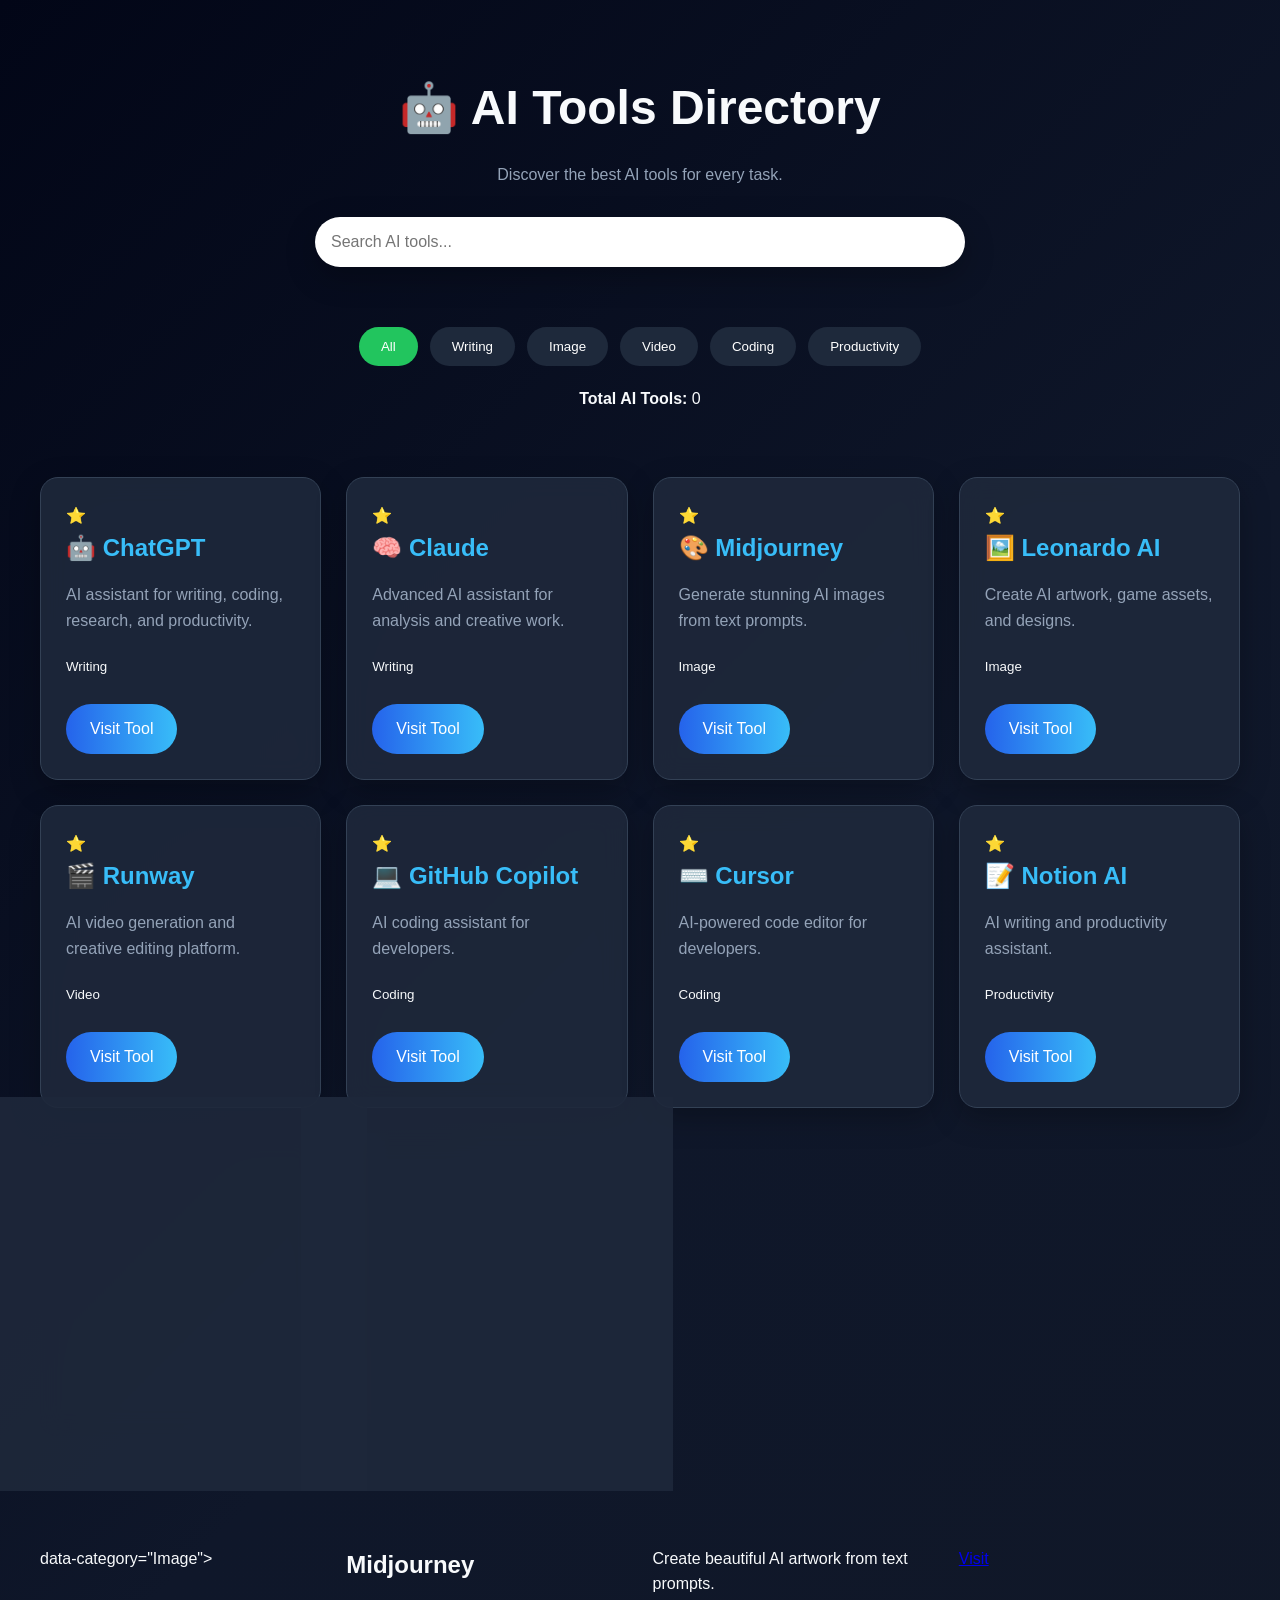
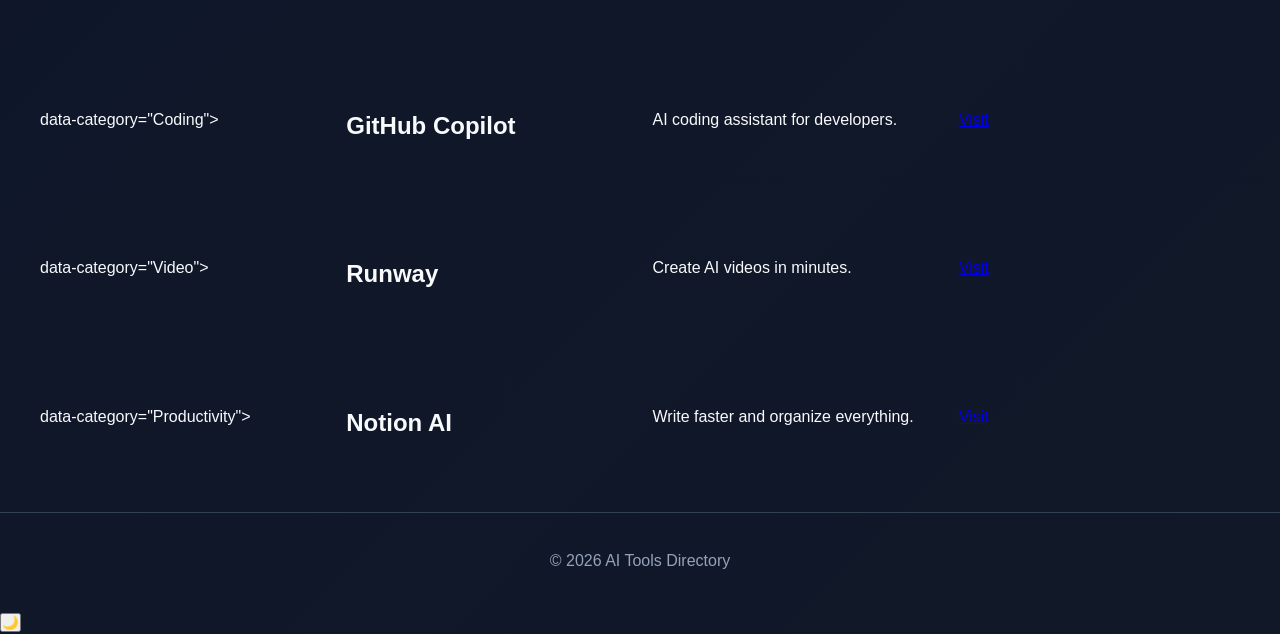
<file: index.html>
<!DOCTYPE html>
<html lang="en">
<head>

<meta charset="UTF-8">
<meta name="viewport" content="width=device-width,initial-scale=1">

<title>AI Tools Directory | Discover the Best AI Tools</title>

<meta name="description"
content="Discover hundreds of AI tools for writing, coding, image generation, video editing, productivity, SEO, education, and more.">

<meta name="keywords"
content="AI tools, ChatGPT, image AI, coding AI, AI directory, AI software">

<meta name="author" content="AI Tools Directory">

<meta name="theme-color" content="#111827">

<link rel="manifest" href="manifest.json">

<link rel="stylesheet" href="style.css">

<link rel="icon" href="icons/icon-192.png">

<meta property="og:title" content="AI Tools Directory">
<meta property="og:description"
content="Find the best AI tools in one place.">
<meta property="og:type" content="website">

<script type="application/ld+json">
{
"@context":"https://schema.org",
"@type":"WebSite",
"name":"AI Tools Directory",
"url":"https://jeulingatdayagan.github.io/AI-Tools-Directory/",
"potentialAction":{
"@type":"SearchAction",
"target":"https://jeulingatdayagan.github.io/AI-Tools-Directory/?q={search_term_string}",
"query-input":"required name=search_term_string"
}
}
</script>

</head>

<body>

<header>

<h1>🤖 AI Tools Directory</h1>

<p>
Discover the best AI tools for every task.
</p>

<input
type="search"
id="search"
placeholder="Search AI tools...">

</header>

<nav>

<button class="filter active" data-filter="all">All</button>

<button class="filter" data-filter="Writing">Writing</button>

<button class="filter" data-filter="Image">Image</button>

<button class="filter" data-filter="Video">Video</button>

<button class="filter" data-filter="Coding">Coding</button>

<button class="filter" data-filter="Productivity">Productivity</button>

</nav>

<main id="tools">
data-category="Writing">

<h2>ChatGPT</h2>

<p>AI assistant for writing, coding, brainstorming and productivity.</p>

<a href="https://chatgpt.com/" target="_blank" rel="noopener">
Visit
</a>

</main>

<main id="tools">
data-category="Image">

<h2>Midjourney</h2>

<p>Create beautiful AI artwork from text prompts.</p>

<a href="https://www.midjourney.com/" target="_blank" rel="noopener">
Visit
</a>

</main>

<main id="tools">
data-category="Coding">

<h2>GitHub Copilot</h2>

<p>AI coding assistant for developers.</p>

<a href="https://github.com/features/copilot"
target="_blank"
rel="noopener">
Visit
</a>

</main>

<main id="tools">
data-category="Video">

<h2>Runway</h2>

<p>Create AI videos in minutes.</p>

<a href="https://runwayml.com/"
target="_blank"
rel="noopener">
Visit
</a>

</main>

<main id="tools">
data-category="Productivity">

<h2>Notion AI</h2>

<p>Write faster and organize everything.</p>

<a href="https://www.notion.so/product/ai"
target="_blank"
rel="noopener">
Visit
</a>

</main>

</main>

<footer>

<p>

© 2026 AI Tools Directory

</p>

</footer>

  
<script src="https://pl30216337.effectivecpmnetwork.com/05/1f/a6/051fa6bcff48c746ca0b90f916148b61.js"></script>
<script src="https://pl30216517.effectivecpmnetwork.com/c8/31/af/c831af68cd83e438ed276a5f2bd65e3d.js"></script>
<script src="https://pl30216611.effectivecpmnetwork.com/35/70/a6/3570a6b0e5be21bf80c0c85547ff9e22.js"></script>
<script src="https://pl30216656.effectivecpmnetwork.com/c5/1d/0f/c51d0f991358ae8fe13fc0744c1c006f.js"></script>
<script src="https://pl30216725.effectivecpmnetwork.com/da/53/5c/da535c3c3ca4ff2a1cb96148257c7c58.js"></script>
<script src="https://pl30217018.effectivecpmnetwork.com/c6/5c/e3/c65ce332dee4c9c6700c14549fa13af7.js"></script>
<script src="https://pl30217091.effectivecpmnetwork.com/9e/12/3f/9e123fbc2cdb0c373f53e2d2c9500adf.js"></script>
  

  
<script src="script.js"></script>

</body>
</html>
</file>
<file: style.css>
/* ==========================
   AI Tools Directory
   Modern Responsive UI
========================== */

:root{
  --bg:#0f172a;
  --card:#1e293b;
  --card-hover:#263548;
  --primary:#38bdf8;
  --secondary:#22c55e;
  --text:#f8fafc;
  --muted:#94a3b8;
  --border:#334155;
  --shadow:0 10px 30px rgba(0,0,0,.25);
  --radius:18px;
}

*{
  margin:0;
  padding:0;
  box-sizing:border-box;
}

html{
  scroll-behavior:smooth;
}

body{
  font-family:Arial,Helvetica,sans-serif;
  background:linear-gradient(135deg,#020617,#0f172a,#111827);
  color:var(--text);
  line-height:1.6;
}

/* Header */

header{
  text-align:center;
  padding:70px 20px 40px;
}

header h1{
  font-size:3rem;
  margin-bottom:15px;
}

header p{
  color:var(--muted);
  max-width:700px;
  margin:auto;
  margin-bottom:30px;
}

/* Search */

#search{
  width:min(650px,90%);
  padding:16px;
  border:none;
  border-radius:50px;
  background:#fff;
  color:#000;
  font-size:16px;
  outline:none;
  box-shadow:var(--shadow);
}

/* Filter Buttons */

nav{
  display:flex;
  justify-content:center;
  flex-wrap:wrap;
  gap:12px;
  padding:20px;
}

.filter{
  border:none;
  cursor:pointer;
  padding:12px 22px;
  border-radius:30px;
  background:#1e293b;
  color:white;
  transition:.3s;
}

.filter:hover{
  background:var(--primary);
}

.filter.active{
  background:var(--secondary);
}

/* Grid */

#tools{
  width:min(1200px,95%);
  margin:auto;
  display:grid;
  grid-template-columns:repeat(auto-fit,minmax(280px,1fr));
  gap:25px;
  padding:40px 0 70px;
}

/* Cards */

.tool-card{
  background:rgba(30,41,59,.9);
  backdrop-filter:blur(12px);
  border:1px solid var(--border);
  border-radius:var(--radius);
  padding:25px;
  transition:.35s;
  box-shadow:var(--shadow);
}

.tool-card:hover{
  transform:translateY(-8px);
  background:var(--card-hover);
}

.tool-card h2{
  margin-bottom:15px;
  color:var(--primary);
}

.tool-card p{
  color:var(--muted);
  margin-bottom:20px;
}

.tool-card a{
  display:inline-block;
  text-decoration:none;
  color:white;
  background:linear-gradient(90deg,#2563eb,#38bdf8);
  padding:12px 24px;
  border-radius:30px;
  transition:.3s;
}

.tool-card a:hover{
  transform:scale(1.05);
}

/* Footer */

footer{
  border-top:1px solid var(--border);
  padding:35px;
  text-align:center;
  color:var(--muted);
}

/* Scrollbar */

::-webkit-scrollbar{
  width:10px;
}

::-webkit-scrollbar-thumb{
  background:#38bdf8;
  border-radius:50px;
}

/* Responsive */

@media(max-width:768px){

header h1{
font-size:2.2rem;
}

#tools{
grid-template-columns:1fr;
padding:30px 15px;
}

nav{
padding:15px;
}

.filter{
padding:10px 18px;
font-size:14px;
}

}
</file>
